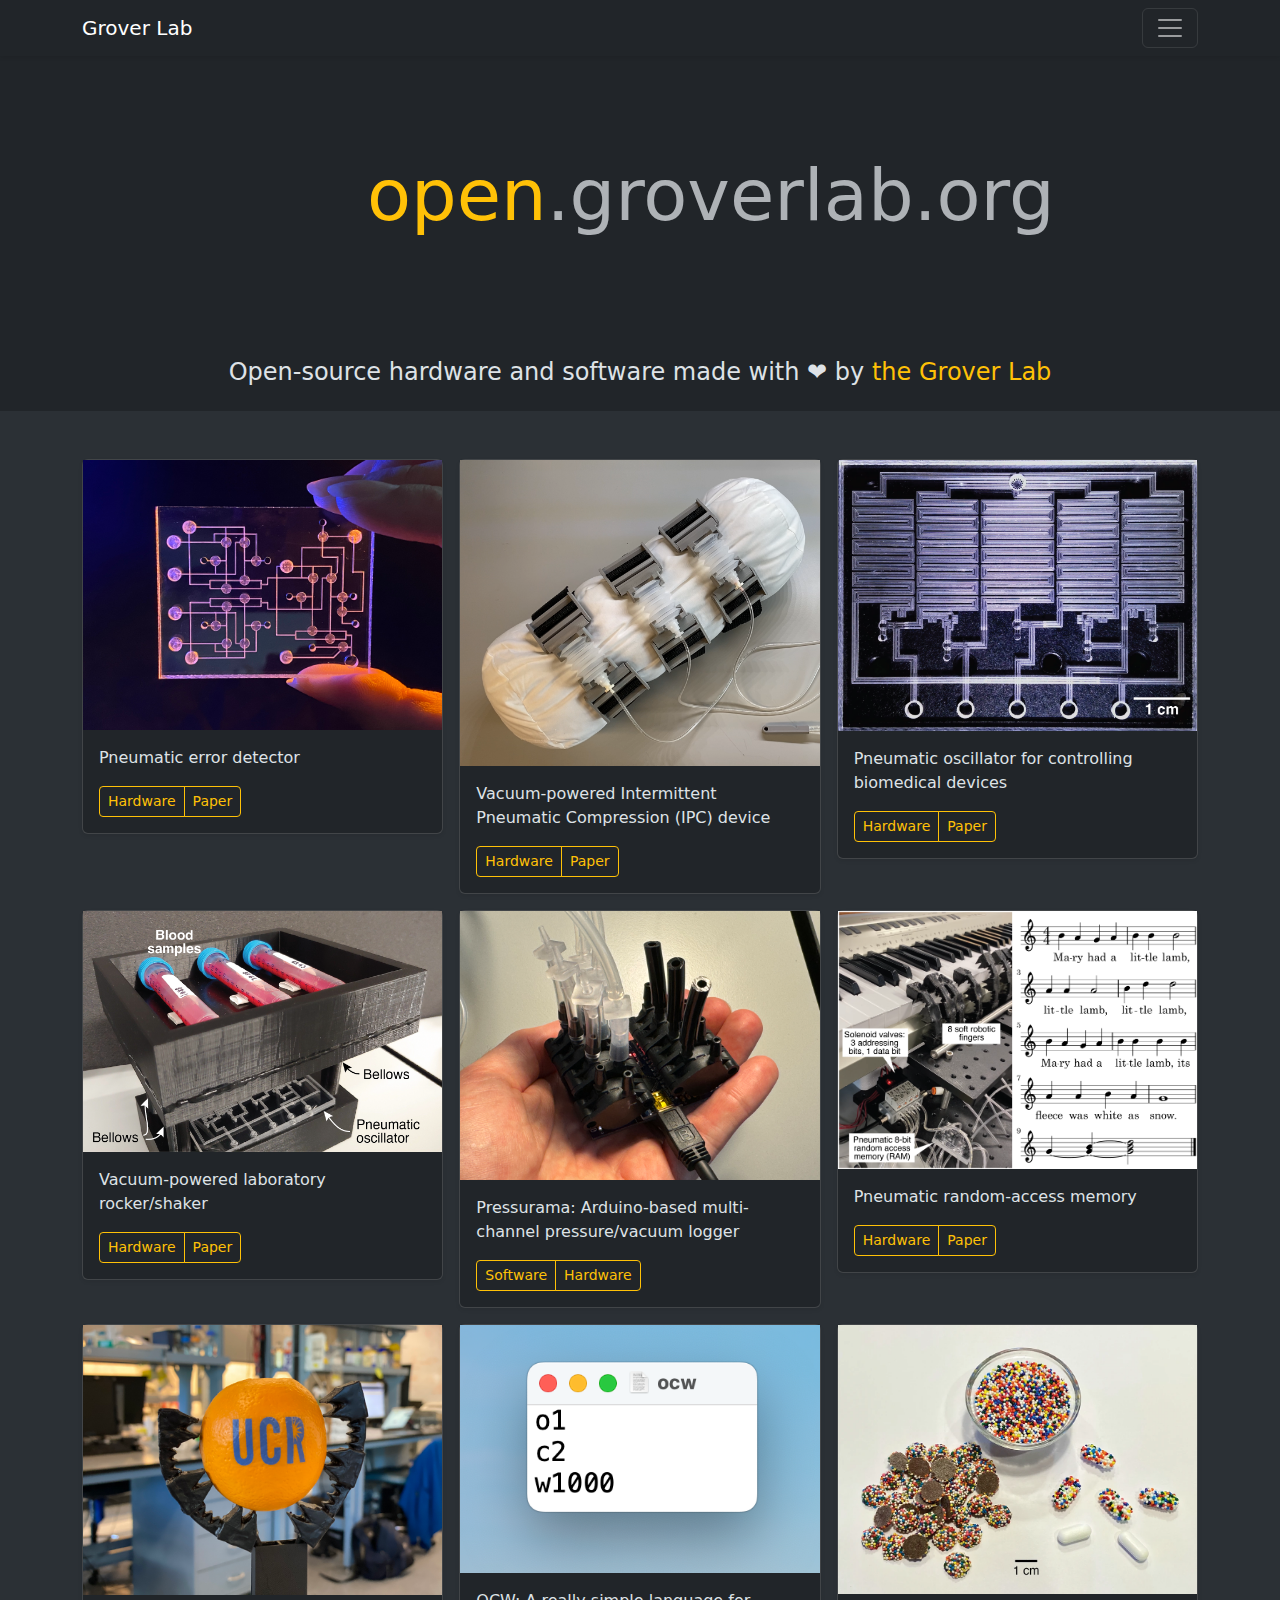
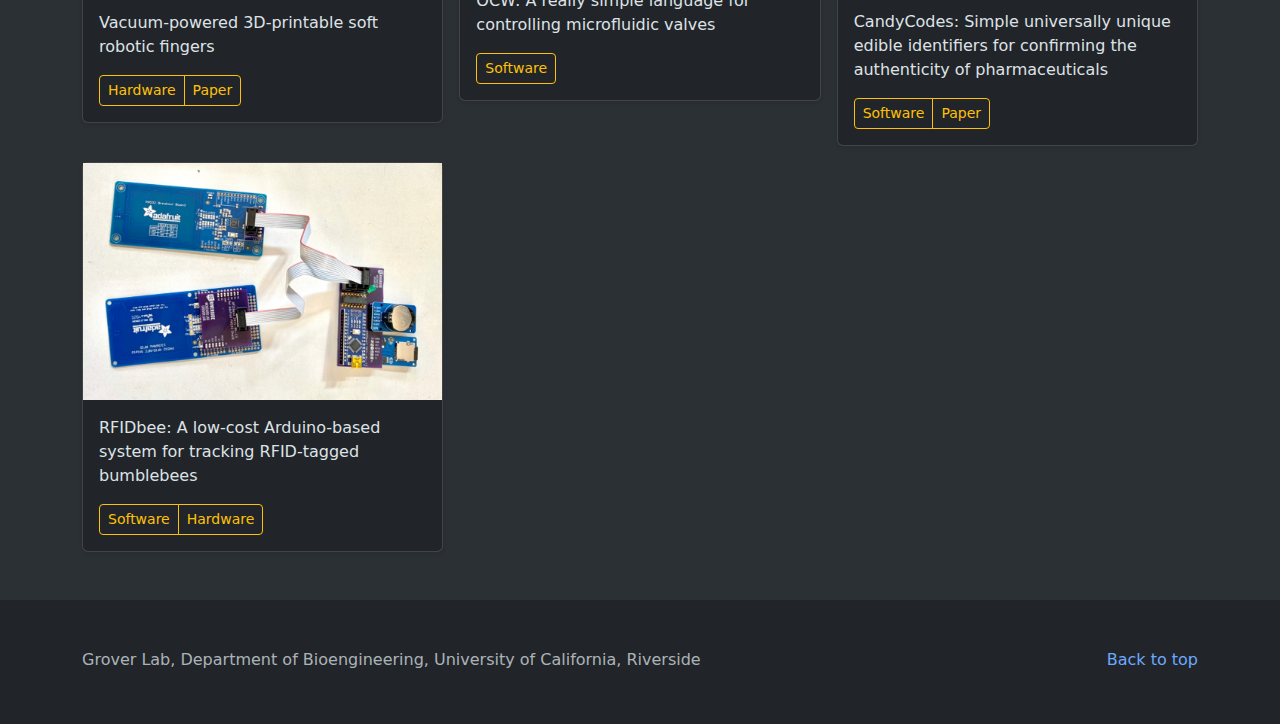
<file: index.html>
<!doctype html>
<html lang="en" data-bs-theme="dark">

<head>
  <!-- <script src="assets/js/color-modes.js"></script> -->

  <meta charset="utf-8">
  <meta name="viewport" content="width=device-width, initial-scale=1">
  <meta name="description" content="">

  <meta property="og:title" content="open.groverlab.org" />
  <meta property="og:description" content="Open-source hardware and software made with &#x2764; by the Grover Lab">
  <meta property="og:url" content="https://open.groverlab.org/" />
  <meta property="og:image" content="https://open.groverlab.org/assets/open.png" />

  <title>open.groverlab.org</title>


  <link href="assets/dist/css/bootstrap.min.css" rel="stylesheet">
  <link href="assets/custom.css" rel="stylesheet">



</head>

<body>
 


  <header data-bs-theme="dark">
    <div class="collapse text-bg-dark" id="navbarHeader">
      <div class="container">
        <div class="row">
          <div class="col-sm-8 col-md-7 py-4">
            <h4>About</h4>
            <p class="text-body-secondary">asdf.</p>
          </div>
          <div class="col-sm-4 offset-md-1 py-4">
            <h4>Contact</h4>
            <ul class="list-unstyled">
              <li><a href="#" class="text-white">asdf</a></li>
              <li><a href="#" class="text-white">asdf</a></li>
              <li><a href="#" class="text-white">asdf</a></li>
            </ul>
          </div>
        </div>
      </div>
    </div>
    <div class="navbar navbar-dark bg-dark shadow-sm">
      <div class="container">
        <a href="https://groverlab.org" class="navbar-brand d-flex align-items-center">
          <!-- <svg xmlns="http://www.w3.org/2000/svg" width="20" height="20" fill="none" stroke="currentColor" stroke-linecap="round" stroke-linejoin="round" stroke-width="2" aria-hidden="true" class="me-2" viewBox="0 0 24 24"><path d="M23 19a2 2 0 0 1-2 2H3a2 2 0 0 1-2-2V8a2 2 0 0 1 2-2h4l2-3h6l2 3h4a2 2 0 0 1 2 2z"/><circle cx="12" cy="13" r="4"/></svg> -->
          Grover Lab
        </a>
        <button class="navbar-toggler" type="button" data-bs-toggle="collapse" data-bs-target="#navbarHeader"
          aria-controls="navbarHeader" aria-expanded="false" aria-label="Toggle navigation">
          <span class="navbar-toggler-icon"></span>
        </button>
      </div>
    </div>
  </header>

  <main>

    <section class="py-5 text-center container">
      <div class="row py-lg-5">
        <div class="col-lg-6 col-md-8 mx-auto">
          <h1 class="display-2"><div class="text-warning" style="display: inline;"><b>open</b></div><div class="text-muted" style="display: inline; font-weight: 100">.groverlab.org</div></h1>
        </div>
      </div>
    </section>


    <section class="py-3 text-center container">
    <h4 >Open-source hardware and software made with &#x2764; by <a
      href="https://groverlab.org " class="text-warning">the Grover Lab</a></h4>
      </section>

    <div class="album py-5 bg-body-tertiary">
      <div class="container">

        <div class="row row-cols-1 row-cols-sm-2 row-cols-md-3 g-3"><div class="col"><div class="card shadow-sm"><img src="assets/error_detector.jpeg"><div class="card-body"><p class="card-text">Pneumatic error detector</p><div class="btn-group"><a href="https://github.com/groverlab/pneumatic_error_detector" class="btn btn-sm btn-outline-warning">Hardware</a><a href="https://arxiv.org/abs/2401.16500" class="btn btn-sm btn-outline-warning">Paper</a></a></div></div></div></div><div class="col"><div class="card shadow-sm"><img src="assets/ipc.png"><div class="card-body"><p class="card-text">Vacuum-powered Intermittent Pneumatic Compression (IPC) device</p><div class="btn-group"><a href="https://github.com/groverlab/ipc" class="btn btn-sm btn-outline-warning">Hardware</a><a href="https://arxiv.org/abs/2401.16500" class="btn btn-sm btn-outline-warning">Paper</a></a></div></div></div></div><div class="col"><div class="card shadow-sm"><img src="assets/oscillator.png"><div class="card-body"><p class="card-text">Pneumatic oscillator for controlling biomedical devices</p><div class="btn-group"><a href="https://github.com/groverlab/oscillator" class="btn btn-sm btn-outline-warning">Hardware</a><a href="https://www.medrxiv.org/content/10.1101/2024.01.24.24301744v1" class="btn btn-sm btn-outline-warning">Paper</a></a></div></div></div></div><div class="col"><div class="card shadow-sm"><img src="assets/rocker.png"><div class="card-body"><p class="card-text">Vacuum-powered laboratory rocker/shaker </p><div class="btn-group"><a href="https://github.com/groverlab/rocker" class="btn btn-sm btn-outline-warning">Hardware</a><a href="https://www.medrxiv.org/content/10.1101/2024.01.24.24301744v1" class="btn btn-sm btn-outline-warning">Paper</a></a></div></div></div></div><div class="col"><div class="card shadow-sm"><img src="assets/pressurama.jpeg"><div class="card-body"><p class="card-text">Pressurama:  Arduino-based multi-channel pressure/vacuum logger</p><div class="btn-group"><a href="https://github.com/groverlab/pressurama" class="btn btn-sm btn-outline-warning">Software</a><a href="https://github.com/groverlab/pressurama" class="btn btn-sm btn-outline-warning">Hardware</a></a></div></div></div></div><div class="col"><div class="card shadow-sm"><img src="assets/pneumatic_ram.png"><div class="card-body"><p class="card-text">Pneumatic random-access memory</p><div class="btn-group"><a href="https://github.com/groverlab/pneumatic_RAM" class="btn btn-sm btn-outline-warning">Hardware</a><a href="https://journals.plos.org/plosone/article?id=10.1371/journal.pone.0254524" class="btn btn-sm btn-outline-warning">Paper</a></a></div></div></div></div><div class="col"><div class="card shadow-sm"><img src="assets/fingers.jpeg"><div class="card-body"><p class="card-text">Vacuum-powered 3D-printable soft robotic fingers</p><div class="btn-group"><a href="https://github.com/groverlab/soft_robot_finger" class="btn btn-sm btn-outline-warning">Hardware</a><a href="https://journals.plos.org/plosone/article?id=10.1371/journal.pone.0254524" class="btn btn-sm btn-outline-warning">Paper</a></a></div></div></div></div><div class="col"><div class="card shadow-sm"><img src="assets/ocw.png"><div class="card-body"><p class="card-text">OCW:  A really simple language for controlling microfluidic valves</p><div class="btn-group"><a href="https://github.com/groverlab/ocw" class="btn btn-sm btn-outline-warning">Software</a></a></div></div></div></div><div class="col"><div class="card shadow-sm"><img src="assets/candycodes.png"><div class="card-body"><p class="card-text">CandyCodes:  Simple universally unique edible identifiers for confirming the authenticity of pharmaceuticals</p><div class="btn-group"><a href="https://github.com/groverlab/candycodes" class="btn btn-sm btn-outline-warning">Software</a><a href="https://www.nature.com/articles/s41598-022-11234-4" class="btn btn-sm btn-outline-warning">Paper</a></a></div></div></div></div><div class="col"><div class="card shadow-sm"><img src="assets/rfidbee.png"><div class="card-body"><p class="card-text">RFIDbee:  A low-cost Arduino-based system for tracking RFID-tagged bumblebees</a></p><div class="btn-group"><a href="https://github.com/groverlab/RFIDbee" class="btn btn-sm btn-outline-warning">Software</a><a href="https://github.com/groverlab/RFIDbee" class="btn btn-sm btn-outline-warning">Hardware</a></a></div></div></div></div>


      </div>
    </div>
  </div>

</main>

<footer class="text-body-secondary py-5">
  <div class="container">
    <p class="float-end mb-1">
      <a href="#">Back to top</a>
    </p>
    <p class="mb-1">Grover Lab, Department of Bioengineering, University of California, Riverside</p>
    <!-- <p class="mb-0">asdf</p> -->
  </div>
</footer>
<script src="assets/dist/js/bootstrap.bundle.min.js"></script>

    </body>
</html>
</file>
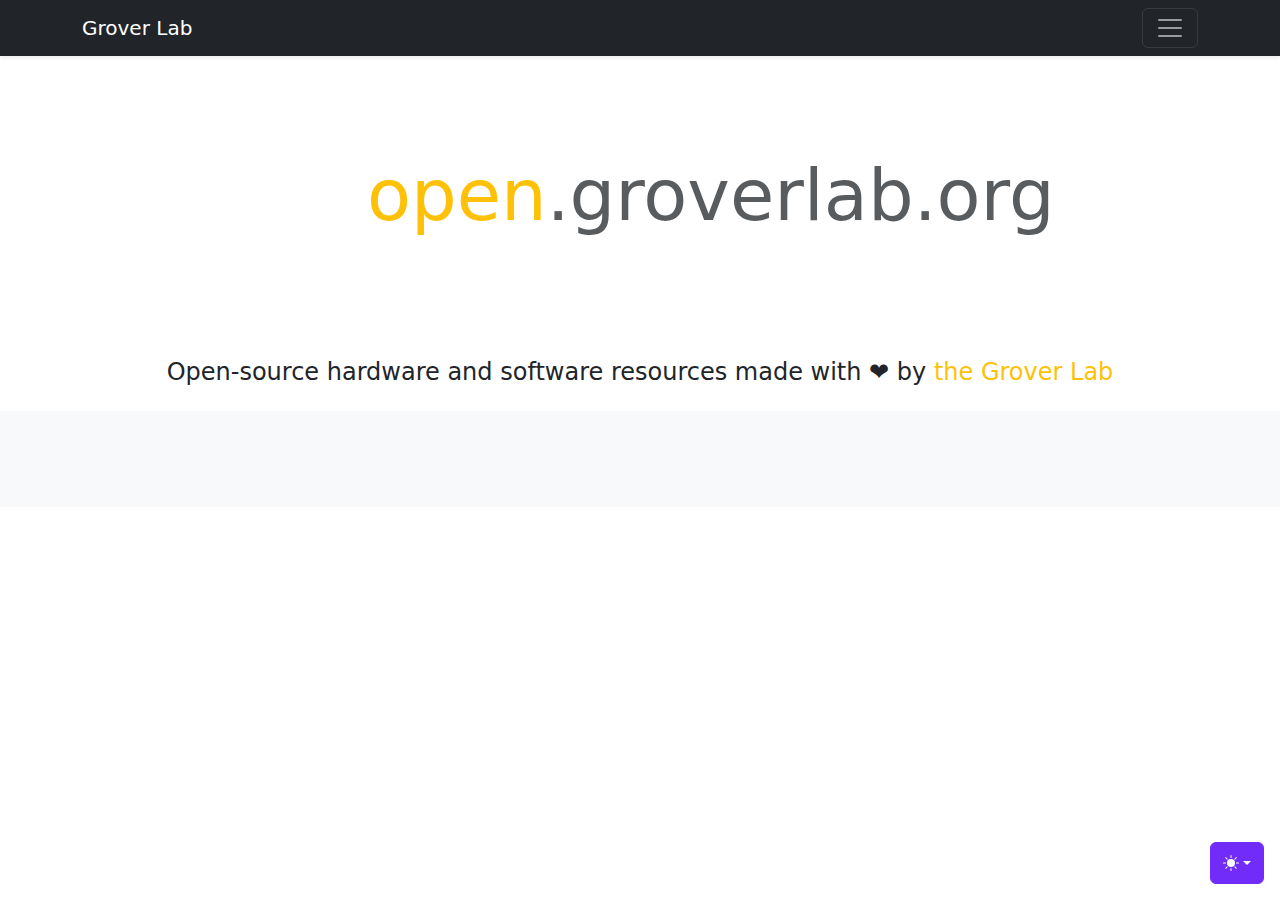
<file: 1.html>
<!doctype html>
<html lang="en" data-bs-theme="dark">

<head>
  <script src="assets/js/color-modes.js"></script>

  <meta charset="utf-8">
  <meta name="viewport" content="width=device-width, initial-scale=1">
  <meta name="description" content="">

  <title>open.groverlab.org</title>


  <link href="assets/dist/css/bootstrap.min.css" rel="stylesheet">
  <link href="assets/custom.css" rel="stylesheet">



</head>

<body>
  <svg xmlns="http://www.w3.org/2000/svg" class="d-none">
    <symbol id="check2" viewBox="0 0 16 16">
      <path
        d="M13.854 3.646a.5.5 0 0 1 0 .708l-7 7a.5.5 0 0 1-.708 0l-3.5-3.5a.5.5 0 1 1 .708-.708L6.5 10.293l6.646-6.647a.5.5 0 0 1 .708 0z" />
    </symbol>
    <symbol id="circle-half" viewBox="0 0 16 16">
      <path d="M8 15A7 7 0 1 0 8 1v14zm0 1A8 8 0 1 1 8 0a8 8 0 0 1 0 16z" />
    </symbol>
    <symbol id="moon-stars-fill" viewBox="0 0 16 16">
      <path
        d="M6 .278a.768.768 0 0 1 .08.858 7.208 7.208 0 0 0-.878 3.46c0 4.021 3.278 7.277 7.318 7.277.527 0 1.04-.055 1.533-.16a.787.787 0 0 1 .81.316.733.733 0 0 1-.031.893A8.349 8.349 0 0 1 8.344 16C3.734 16 0 12.286 0 7.71 0 4.266 2.114 1.312 5.124.06A.752.752 0 0 1 6 .278z" />
      <path
        d="M10.794 3.148a.217.217 0 0 1 .412 0l.387 1.162c.173.518.579.924 1.097 1.097l1.162.387a.217.217 0 0 1 0 .412l-1.162.387a1.734 1.734 0 0 0-1.097 1.097l-.387 1.162a.217.217 0 0 1-.412 0l-.387-1.162A1.734 1.734 0 0 0 9.31 6.593l-1.162-.387a.217.217 0 0 1 0-.412l1.162-.387a1.734 1.734 0 0 0 1.097-1.097l.387-1.162zM13.863.099a.145.145 0 0 1 .274 0l.258.774c.115.346.386.617.732.732l.774.258a.145.145 0 0 1 0 .274l-.774.258a1.156 1.156 0 0 0-.732.732l-.258.774a.145.145 0 0 1-.274 0l-.258-.774a1.156 1.156 0 0 0-.732-.732l-.774-.258a.145.145 0 0 1 0-.274l.774-.258c.346-.115.617-.386.732-.732L13.863.1z" />
    </symbol>
    <symbol id="sun-fill" viewBox="0 0 16 16">
      <path
        d="M8 12a4 4 0 1 0 0-8 4 4 0 0 0 0 8zM8 0a.5.5 0 0 1 .5.5v2a.5.5 0 0 1-1 0v-2A.5.5 0 0 1 8 0zm0 13a.5.5 0 0 1 .5.5v2a.5.5 0 0 1-1 0v-2A.5.5 0 0 1 8 13zm8-5a.5.5 0 0 1-.5.5h-2a.5.5 0 0 1 0-1h2a.5.5 0 0 1 .5.5zM3 8a.5.5 0 0 1-.5.5h-2a.5.5 0 0 1 0-1h2A.5.5 0 0 1 3 8zm10.657-5.657a.5.5 0 0 1 0 .707l-1.414 1.415a.5.5 0 1 1-.707-.708l1.414-1.414a.5.5 0 0 1 .707 0zm-9.193 9.193a.5.5 0 0 1 0 .707L3.05 13.657a.5.5 0 0 1-.707-.707l1.414-1.414a.5.5 0 0 1 .707 0zm9.193 2.121a.5.5 0 0 1-.707 0l-1.414-1.414a.5.5 0 0 1 .707-.707l1.414 1.414a.5.5 0 0 1 0 .707zM4.464 4.465a.5.5 0 0 1-.707 0L2.343 3.05a.5.5 0 1 1 .707-.707l1.414 1.414a.5.5 0 0 1 0 .708z" />
    </symbol>
  </svg>

  <div class="dropdown position-fixed bottom-0 end-0 mb-3 me-3 bd-mode-toggle">
    <button class="btn btn-bd-primary py-2 dropdown-toggle d-flex align-items-center" id="bd-theme" type="button"
      aria-expanded="false" data-bs-toggle="dropdown" aria-label="Toggle theme (auto)">
      <svg class="bi my-1 theme-icon-active" width="1em" height="1em">
        <use href="#circle-half"></use>
      </svg>
      <span class="visually-hidden" id="bd-theme-text">Toggle theme</span>
    </button>
    <ul class="dropdown-menu dropdown-menu-end shadow" aria-labelledby="bd-theme-text">
      <li>
        <button type="button" class="dropdown-item d-flex align-items-center" data-bs-theme-value="light"
          aria-pressed="false">
          <svg class="bi me-2 opacity-50" width="1em" height="1em">
            <use href="#sun-fill"></use>
          </svg>
          Light
          <svg class="bi ms-auto d-none" width="1em" height="1em">
            <use href="#check2"></use>
          </svg>
        </button>
      </li>
      <li>
        <button type="button" class="dropdown-item d-flex align-items-center" data-bs-theme-value="dark"
          aria-pressed="false">
          <svg class="bi me-2 opacity-50" width="1em" height="1em">
            <use href="#moon-stars-fill"></use>
          </svg>
          Dark
          <svg class="bi ms-auto d-none" width="1em" height="1em">
            <use href="#check2"></use>
          </svg>
        </button>
      </li>
      <li>
        <button type="button" class="dropdown-item d-flex align-items-center active" data-bs-theme-value="auto"
          aria-pressed="true">
          <svg class="bi me-2 opacity-50" width="1em" height="1em">
            <use href="#circle-half"></use>
          </svg>
          Auto
          <svg class="bi ms-auto d-none" width="1em" height="1em">
            <use href="#check2"></use>
          </svg>
        </button>
      </li>
    </ul>
  </div>


  <header data-bs-theme="dark">
    <div class="collapse text-bg-dark" id="navbarHeader">
      <div class="container">
        <div class="row">
          <div class="col-sm-8 col-md-7 py-4">
            <h4>About</h4>
            <p class="text-body-secondary">asdf.</p>
          </div>
          <div class="col-sm-4 offset-md-1 py-4">
            <h4>Contact</h4>
            <ul class="list-unstyled">
              <li><a href="#" class="text-white">asdf</a></li>
              <li><a href="#" class="text-white">asdf</a></li>
              <li><a href="#" class="text-white">asdf</a></li>
            </ul>
          </div>
        </div>
      </div>
    </div>
    <div class="navbar navbar-dark bg-dark shadow-sm">
      <div class="container">
        <a href="https://groverlab.org" class="navbar-brand d-flex align-items-center">
          <!-- <svg xmlns="http://www.w3.org/2000/svg" width="20" height="20" fill="none" stroke="currentColor" stroke-linecap="round" stroke-linejoin="round" stroke-width="2" aria-hidden="true" class="me-2" viewBox="0 0 24 24"><path d="M23 19a2 2 0 0 1-2 2H3a2 2 0 0 1-2-2V8a2 2 0 0 1 2-2h4l2-3h6l2 3h4a2 2 0 0 1 2 2z"/><circle cx="12" cy="13" r="4"/></svg> -->
          Grover Lab
        </a>
        <button class="navbar-toggler" type="button" data-bs-toggle="collapse" data-bs-target="#navbarHeader"
          aria-controls="navbarHeader" aria-expanded="false" aria-label="Toggle navigation">
          <span class="navbar-toggler-icon"></span>
        </button>
      </div>
    </div>
  </header>

  <main>

    <section class="py-5 text-center container">
      <div class="row py-lg-5">
        <div class="col-lg-6 col-md-8 mx-auto">
          <h1 class="display-2"><div class="text-warning" style="display: inline;"><b>open</b></div><div class="text-muted" style="display: inline;">.groverlab.org</div></h1>
        </div>
      </div>
    </section>


    <section class="py-3 text-center container">
    <h4 >Open-source hardware and software resources made with &#x2764; by <a
      href="https://groverlab.org " class="text-warning">the Grover Lab</a></h4>
      </section>

    <div class="album py-5 bg-body-tertiary">
      <div class="container">

        <div class="row row-cols-1 row-cols-sm-2 row-cols-md-3 g-3">
</file>
<file: assets/custom.css>
a {
  text-decoration: none;
}

h4 a:hover {
  text-decoration: underline;
}

h4 {
  font-weight: 100;
}

  .bd-placeholder-img {
    font-size: 1.125rem;
    text-anchor: middle;
    -webkit-user-select: none;
    -moz-user-select: none;
    user-select: none;
  }

  @media (min-width: 768px) {
    .bd-placeholder-img-lg {
      font-size: 3.5rem;
    }
  }

  .b-example-divider {
    width: 100%;
    height: 3rem;
    background-color: rgba(0, 0, 0, .1);
    border: solid rgba(0, 0, 0, .15);
    border-width: 1px 0;
    box-shadow: inset 0 .5em 1.5em rgba(0, 0, 0, .1), inset 0 .125em .5em rgba(0, 0, 0, .15);
  }

  .b-example-vr {
    flex-shrink: 0;
    width: 1.5rem;
    height: 100vh;
  }

  .bi {
    vertical-align: -.125em;
    fill: currentColor;
  }

  .nav-scroller {
    position: relative;
    z-index: 2;
    height: 2.75rem;
    overflow-y: hidden;
  }

  .nav-scroller .nav {
    display: flex;
    flex-wrap: nowrap;
    padding-bottom: 1rem;
    margin-top: -1px;
    overflow-x: auto;
    text-align: center;
    white-space: nowrap;
    -webkit-overflow-scrolling: touch;
  }

  .btn-bd-primary {
    --bd-violet-bg: #712cf9;
    --bd-violet-rgb: 112.520718, 44.062154, 249.437846;

    --bs-btn-font-weight: 600;
    --bs-btn-color: var(--bs-white);
    --bs-btn-bg: var(--bd-violet-bg);
    --bs-btn-border-color: var(--bd-violet-bg);
    --bs-btn-hover-color: var(--bs-white);
    --bs-btn-hover-bg: #6528e0;
    --bs-btn-hover-border-color: #6528e0;
    --bs-btn-focus-shadow-rgb: var(--bd-violet-rgb);
    --bs-btn-active-color: var(--bs-btn-hover-color);
    --bs-btn-active-bg: #5a23c8;
    --bs-btn-active-border-color: #5a23c8;
  }

  .bd-mode-toggle {
    z-index: 1500;
  }

  .bd-mode-toggle .dropdown-menu .active .bi {
    display: block !important;
  }
</file>
